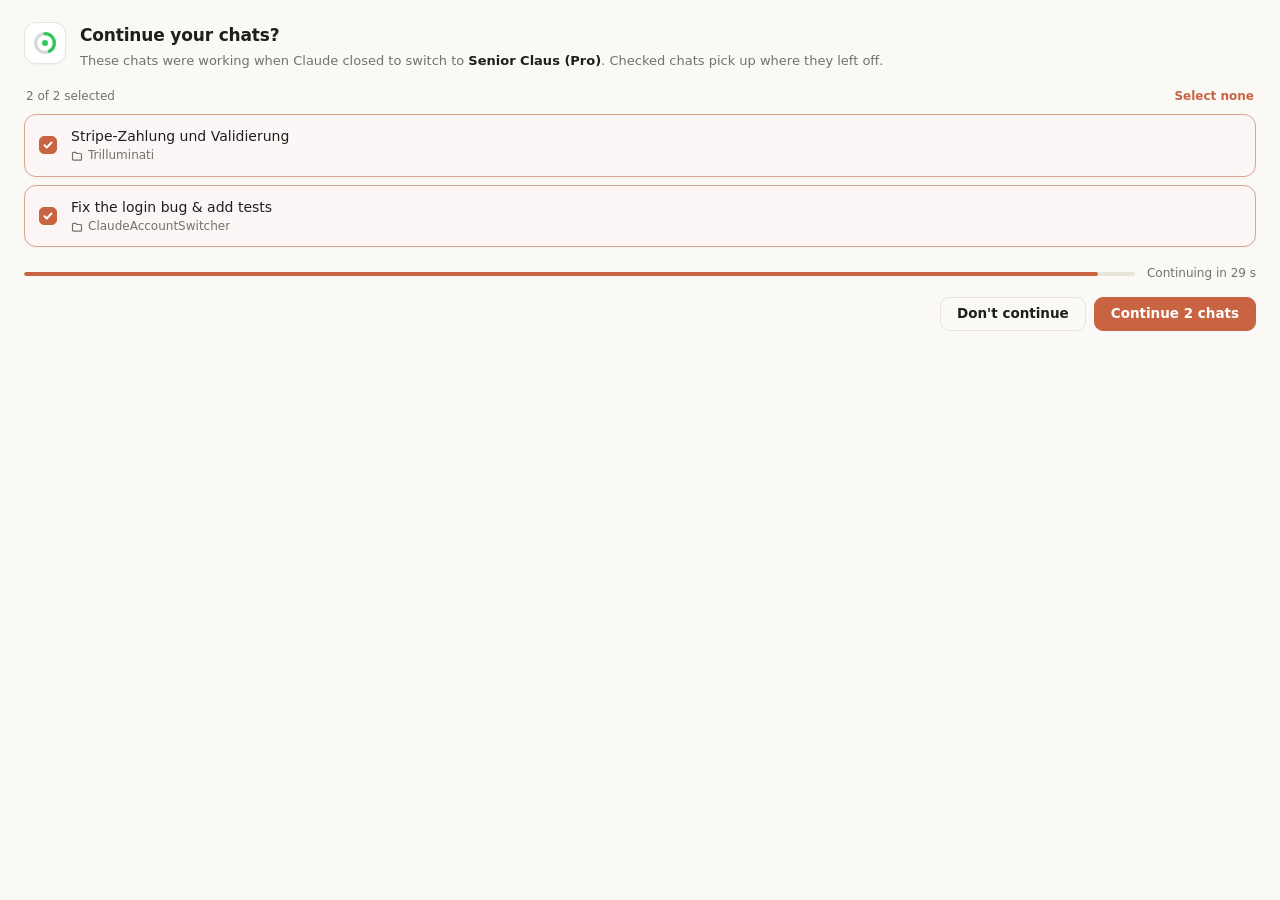
<file: resume.html>
<!doctype html>
<html lang="en">
<head>
<meta charset="utf-8">
<meta name="color-scheme" content="light dark">
<title>Continue chats?</title>
<style>
  :root {
    --bg: #faf9f5;
    --card: #ffffff;
    --line: #e7e5dc;
    --text: #1f1e1d;
    --muted: #73726c;
    --accent: #c96442;
    --accent-hover: #b4583a;
    --on-accent: #ffffff;
    --ring-track: rgba(142, 142, 147, 0.35);
    --green: #34c759;
    --shadow: 0 1px 2px rgba(31, 30, 29, 0.04);
  }
  @media (prefers-color-scheme: dark) {
    :root {
      --bg: #262624;
      --card: #30302e;
      --line: #42413d;
      --text: #f5f4ef;
      --muted: #a6a39a;
      --accent: #d97757;
      --accent-hover: #e48b6e;
      --on-accent: #1f1e1d;
      --shadow: none;
    }
  }
  * { box-sizing: border-box; }
  html, body { margin: 0; background: var(--bg); color: var(--text); }
  body {
    font: 14px/1.45 "Segoe UI Variable Text", "Segoe UI", -apple-system, BlinkMacSystemFont, system-ui, sans-serif;
    -webkit-font-smoothing: antialiased;
    user-select: none;
    -webkit-user-select: none;
    overflow: hidden;
    cursor: default;
  }
  main { padding: 22px 24px 20px; animation: in 180ms ease-out both; }

  header { display: flex; gap: 14px; align-items: flex-start; }
  .mark {
    flex: none; width: 42px; height: 42px; border-radius: 12px;
    display: grid; place-items: center;
    background: var(--card); border: 1px solid var(--line); box-shadow: var(--shadow);
  }
  h1 { margin: 1px 0 4px; font-size: 17px; font-weight: 600; letter-spacing: -0.01em; }
  header p { margin: 0; color: var(--muted); font-size: 13px; }
  header p b { color: var(--text); font-weight: 600; }

  .toolbar {
    display: flex; justify-content: space-between; align-items: center;
    margin: 18px 2px 8px; font-size: 12px; color: var(--muted);
  }
  .link {
    border: 0; background: none; padding: 2px 4px; margin: -2px -4px; border-radius: 6px;
    font: inherit; font-weight: 600; color: var(--accent); cursor: pointer;
  }
  .link:hover { color: var(--accent-hover); }
  .link:focus-visible { outline: 2px solid color-mix(in srgb, var(--accent) 45%, transparent); }

  .list { display: grid; gap: 8px; max-height: 312px; overflow-y: auto; padding: 2px; margin: -2px; }
  .list::-webkit-scrollbar { width: 8px; }
  .list::-webkit-scrollbar-thumb { background: var(--line); border-radius: 4px; }

  .chat {
    position: relative; display: grid; grid-template-columns: 20px minmax(0, 1fr); gap: 12px; align-items: center;
    padding: 11px 14px; border-radius: 12px; cursor: pointer;
    background: var(--card); border: 1px solid var(--line); box-shadow: var(--shadow);
    transition: border-color 140ms, background-color 140ms;
    animation: in 220ms ease-out both;
  }
  .chat:hover { border-color: color-mix(in srgb, var(--muted) 45%, var(--line)); }
  .chat.on { border-color: color-mix(in srgb, var(--accent) 50%, var(--line)); background: color-mix(in srgb, var(--accent) 5%, var(--card)); }
  .chat input { position: absolute; opacity: 0; pointer-events: none; }
  .chat:has(input:focus-visible) { outline: 2px solid color-mix(in srgb, var(--accent) 45%, transparent); outline-offset: 1px; }

  .box {
    width: 18px; height: 18px; border-radius: 5px; display: grid; place-items: center;
    border: 1.5px solid color-mix(in srgb, var(--muted) 70%, transparent);
    transition: background-color 140ms, border-color 140ms;
  }
  .box svg { width: 12px; height: 12px; opacity: 0; transform: scale(0.6); transition: opacity 120ms, transform 160ms cubic-bezier(.3, 1.6, .5, 1); }
  .on .box { background: var(--accent); border-color: var(--accent); }
  .on .box svg { opacity: 1; transform: none; }

  .title { display: block; font-weight: 500; white-space: nowrap; overflow: hidden; text-overflow: ellipsis; transition: color 140ms; }
  .chat:not(.on) .title { color: var(--muted); }
  .folder {
    display: flex; align-items: center; gap: 5px; margin-top: 1px;
    font-size: 12px; color: var(--muted); white-space: nowrap; overflow: hidden;
  }
  .folder span { overflow: hidden; text-overflow: ellipsis; }
  .folder svg { flex: none; width: 12px; height: 12px; }

  footer { margin-top: 18px; }
  .timer { display: flex; align-items: center; gap: 12px; font-size: 12px; color: var(--muted); }
  .track { flex: 1; height: 4px; border-radius: 2px; background: var(--line); overflow: hidden; }
  .fill { height: 100%; width: 100%; background: var(--accent); border-radius: 2px; transition: opacity 200ms; }
  .timer .left { font-variant-numeric: tabular-nums; white-space: nowrap; }
  .paused .fill { opacity: 0.35; }

  .actions { display: flex; justify-content: flex-end; gap: 8px; margin-top: 14px; }
  button.btn {
    height: 34px; padding: 0 16px; border-radius: 9px; cursor: pointer;
    font: inherit; font-size: 13.5px; font-weight: 600;
    transition: background-color 140ms, border-color 140ms, opacity 140ms;
  }
  .btn:focus-visible { outline: 2px solid color-mix(in srgb, var(--accent) 45%, transparent); outline-offset: 2px; }
  .secondary { background: transparent; color: var(--text); border: 1px solid var(--line); }
  .secondary:hover { background: var(--card); }
  .primary { background: var(--accent); color: var(--on-accent); border: 1px solid var(--accent); min-width: 128px; }
  .primary:hover { background: var(--accent-hover); border-color: var(--accent-hover); }
  .primary:disabled { opacity: 0.45; cursor: default; background: var(--accent); }

  @keyframes in { from { opacity: 0; transform: translateY(4px); } }
  @media (prefers-reduced-motion: reduce) { *, *::before { animation: none !important; transition: none !important; } }
</style>
</head>
<body>
<main>
  <header>
    <div class="mark" aria-hidden="true">
      <svg width="26" height="26" viewBox="0 0 128 128">
        <g transform="translate(64 64)">
          <circle r="46" fill="none" stroke="var(--ring-track)" stroke-width="16"/>
          <circle r="46" fill="none" stroke="var(--green)" stroke-width="16" pathLength="100" stroke-dasharray="42 100" stroke-linecap="round" transform="rotate(-90)"/>
          <circle r="15" fill="var(--green)"/>
        </g>
      </svg>
    </div>
    <div>
      <h1>Continue your chats?</h1>
      <p id="lead"></p>
    </div>
  </header>

  <div class="toolbar">
    <span id="count"></span>
    <button class="link" id="toggle" type="button"></button>
  </div>
  <div class="list" id="list"></div>

  <footer>
    <div class="timer" id="timer">
      <div class="track"><div class="fill" id="fill"></div></div>
      <span class="left" id="left"></span>
    </div>
    <div class="actions">
      <button class="btn secondary" id="skip" type="button">Don't continue</button>
      <button class="btn primary" id="go" type="button"></button>
    </div>
  </footer>
</main>

<template id="row">
  <label class="chat on">
    <input type="checkbox" checked>
    <span class="box"><svg viewBox="0 0 12 12" fill="none" stroke="var(--on-accent)" stroke-width="2" stroke-linecap="round" stroke-linejoin="round"><path d="M2.5 6.2l2.3 2.3 4.7-5"/></svg></span>
    <span>
      <span class="title"></span>
      <span class="folder"><svg viewBox="0 0 12 12" fill="none" stroke="currentColor" stroke-width="1.2" stroke-linejoin="round"><path d="M1.5 3.2c0-.5.4-.9.9-.9h2.4l1.1 1.2h3.7c.5 0 .9.4.9.9v4.9c0 .5-.4.9-.9.9H2.4c-.5 0-.9-.4-.9-.9z"/></svg><span></span></span>
    </span>
  </label>
</template>

<script>
const data = /*DATA*/{"account":"Senior Claus (Pro)","wait":30,"chats":[{"title":"Stripe-Zahlung und Validierung","folder":"Trilluminati"},{"title":"Fix the login bug & add tests","folder":"ClaudeAccountSwitcher"}]};
const $ = id => document.getElementById(id);
const send = (name, arg) => (typeof window[name] === "function" ? window[name](arg) : console.log(name, arg));
const zh = data.language === "zh-CN";
const tr = (english, chinese) => zh ? chinese : english;
document.documentElement.lang = zh ? "zh-CN" : "en";
document.title = tr("Continue chats?", "继续聊天？");
document.querySelector("h1").textContent = tr("Continue your chats?", "继续处理这些聊天？");
$("skip").textContent = tr("Don't continue", "不继续");

const lead = $("lead");
lead.append(data.account ? tr("These chats were working when Claude closed to switch to ", "切换至 ") : tr("These chats were working when Claude closed. ", "Claude 关闭时，以下聊天仍在处理任务。"));
if (data.account) {
  const b = document.createElement("b");
  b.textContent = data.account;
  lead.append(b, tr(". ", " 时，以下聊天仍在处理任务。"));
}
lead.append(tr("Checked chats pick up where they left off.", "勾选的聊天将从中断处继续。"));

const boxes = data.chats.map((chat, i) => {
  const row = $("row").content.firstElementChild.cloneNode(true);
  row.querySelector(".title").textContent = chat.title;
  row.querySelector(".title").title = chat.title;
  const folder = row.querySelector(".folder");
  if (chat.folder) folder.querySelector("span").textContent = chat.folder;
  else folder.remove();
  row.style.animationDelay = 40 + i * 35 + "ms";
  const box = row.querySelector("input");
  box.addEventListener("change", () => { row.classList.toggle("on", box.checked); pause(); update(); });
  $("list").append(row);
  return box;
});

function update() {
  const n = boxes.filter(b => b.checked).length;
  $("count").textContent = tr(`${n} of ${boxes.length} selected`, `已选择 ${n} / ${boxes.length} 个`);
  $("toggle").textContent = n === boxes.length ? tr("Select none", "取消全选") : tr("Select all", "全选");
  $("go").textContent = n === 0 ? tr("Continue", "继续") : tr(n === 1 ? "Continue 1 chat" : `Continue ${n} chats`, `继续 ${n} 个聊天`);
  $("go").disabled = n === 0;
}

$("toggle").addEventListener("click", () => {
  const all = boxes.every(b => b.checked);
  boxes.forEach(b => { b.checked = !all; b.closest(".chat").classList.toggle("on", !all); });
  pause();
  update();
});

let done = false;
function finish(keep) {
  if (done) return;
  done = true;
  clearInterval(tick);
  send("resumeDone", keep);
}
$("go").addEventListener("click", () => finish(boxes.map(b => b.checked)));
$("skip").addEventListener("click", () => finish(boxes.map(() => false)));
document.addEventListener("keydown", e => {
  if (e.key === "Escape") finish(boxes.map(() => false));
  if (e.key === "Enter" && !(e.target instanceof HTMLButtonElement)) { e.preventDefault(); if (!$("go").disabled) $("go").click(); }
});

const ends = Date.now() + data.wait * 1000;
const tick = setInterval(() => {
  const ms = Math.max(0, ends - Date.now());
  $("fill").style.width = (ms / (data.wait * 1000)) * 100 + "%";
  $("left").textContent = tr(`Continuing in ${Math.ceil(ms / 1000)} s`, `${Math.ceil(ms / 1000)} 秒后继续`);
  if (ms === 0) finish(boxes.map(b => b.checked));
}, 100);
$("left").textContent = tr(`Continuing in ${data.wait} s`, `${data.wait} 秒后继续`);

// Someone choosing gets all the time they need.
function pause() {
  if ($("timer").classList.contains("paused")) return;
  clearInterval(tick);
  $("timer").classList.add("paused");
  $("left").textContent = tr("Waiting for you", "等待你的选择");
}

update();
requestAnimationFrame(() => send("resumeFit", Math.ceil(document.querySelector("main").getBoundingClientRect().height)));
</script>
</body>
</html>
</file>
